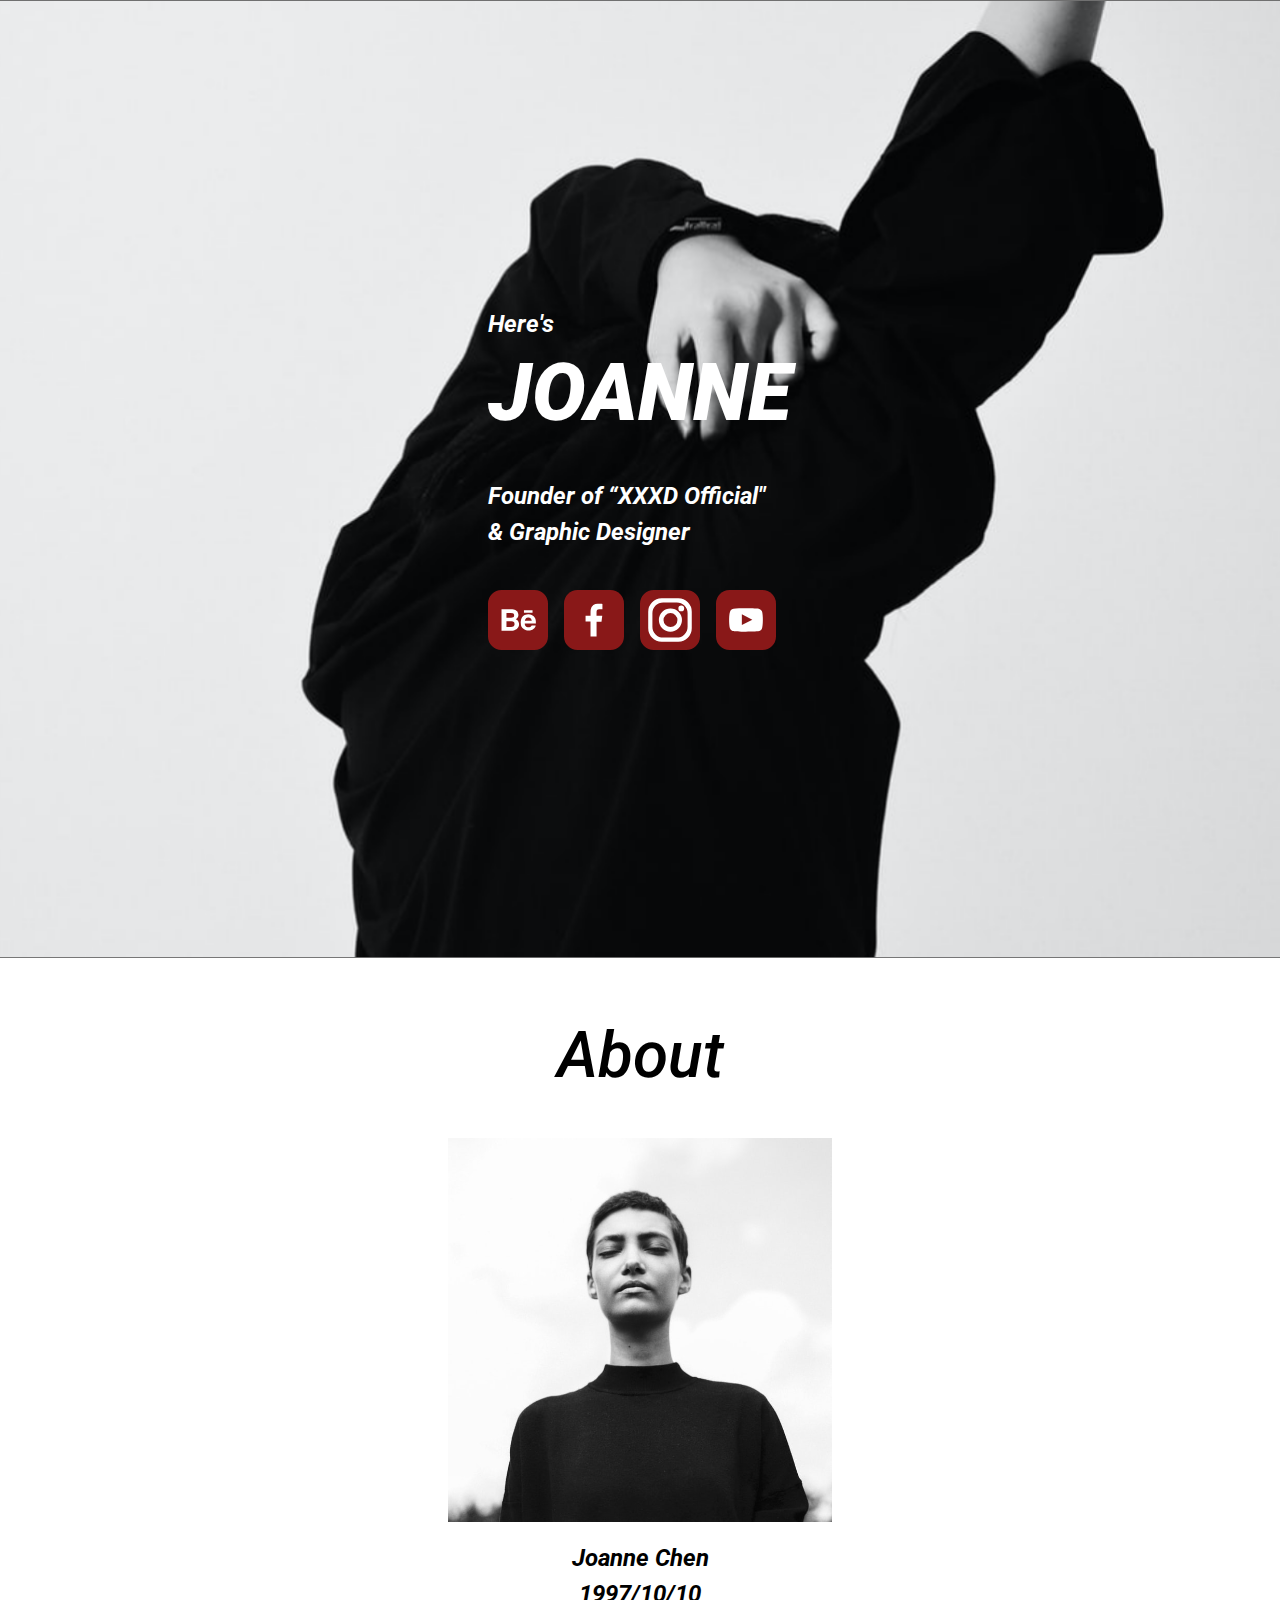
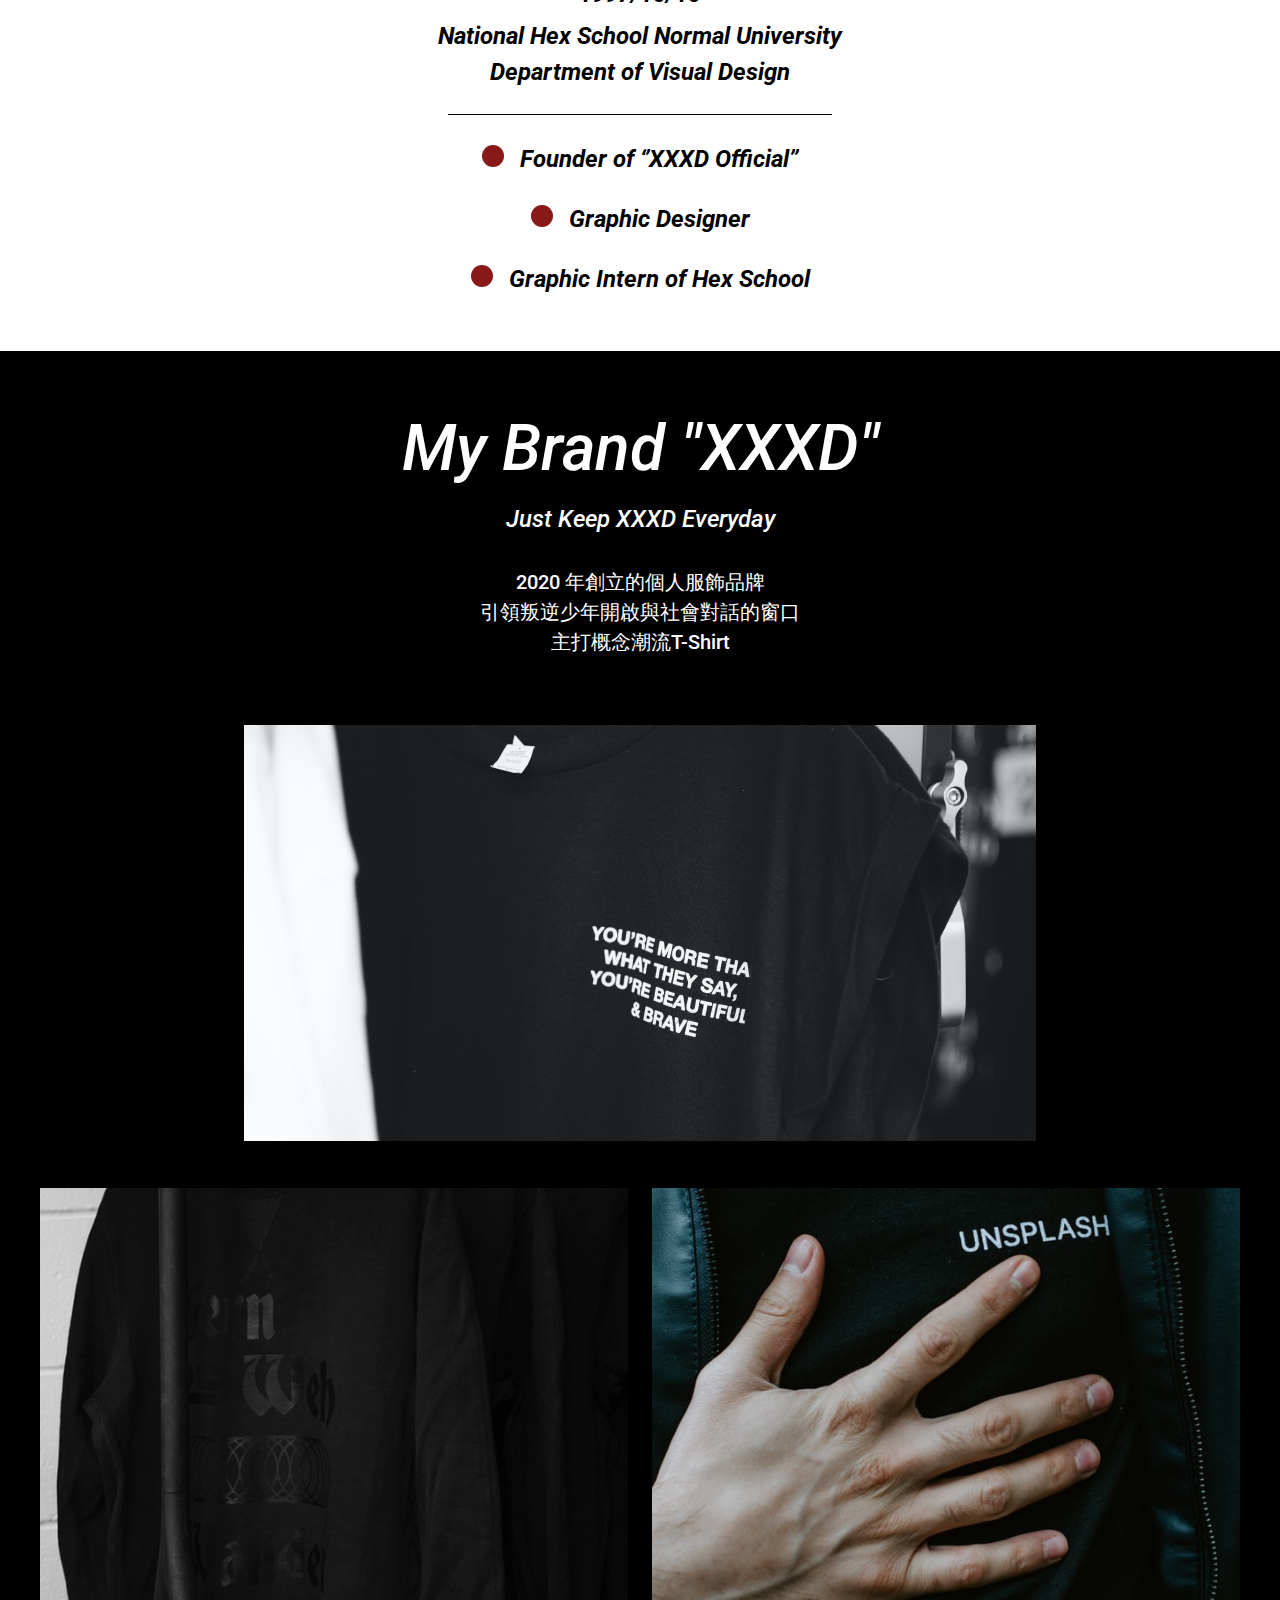
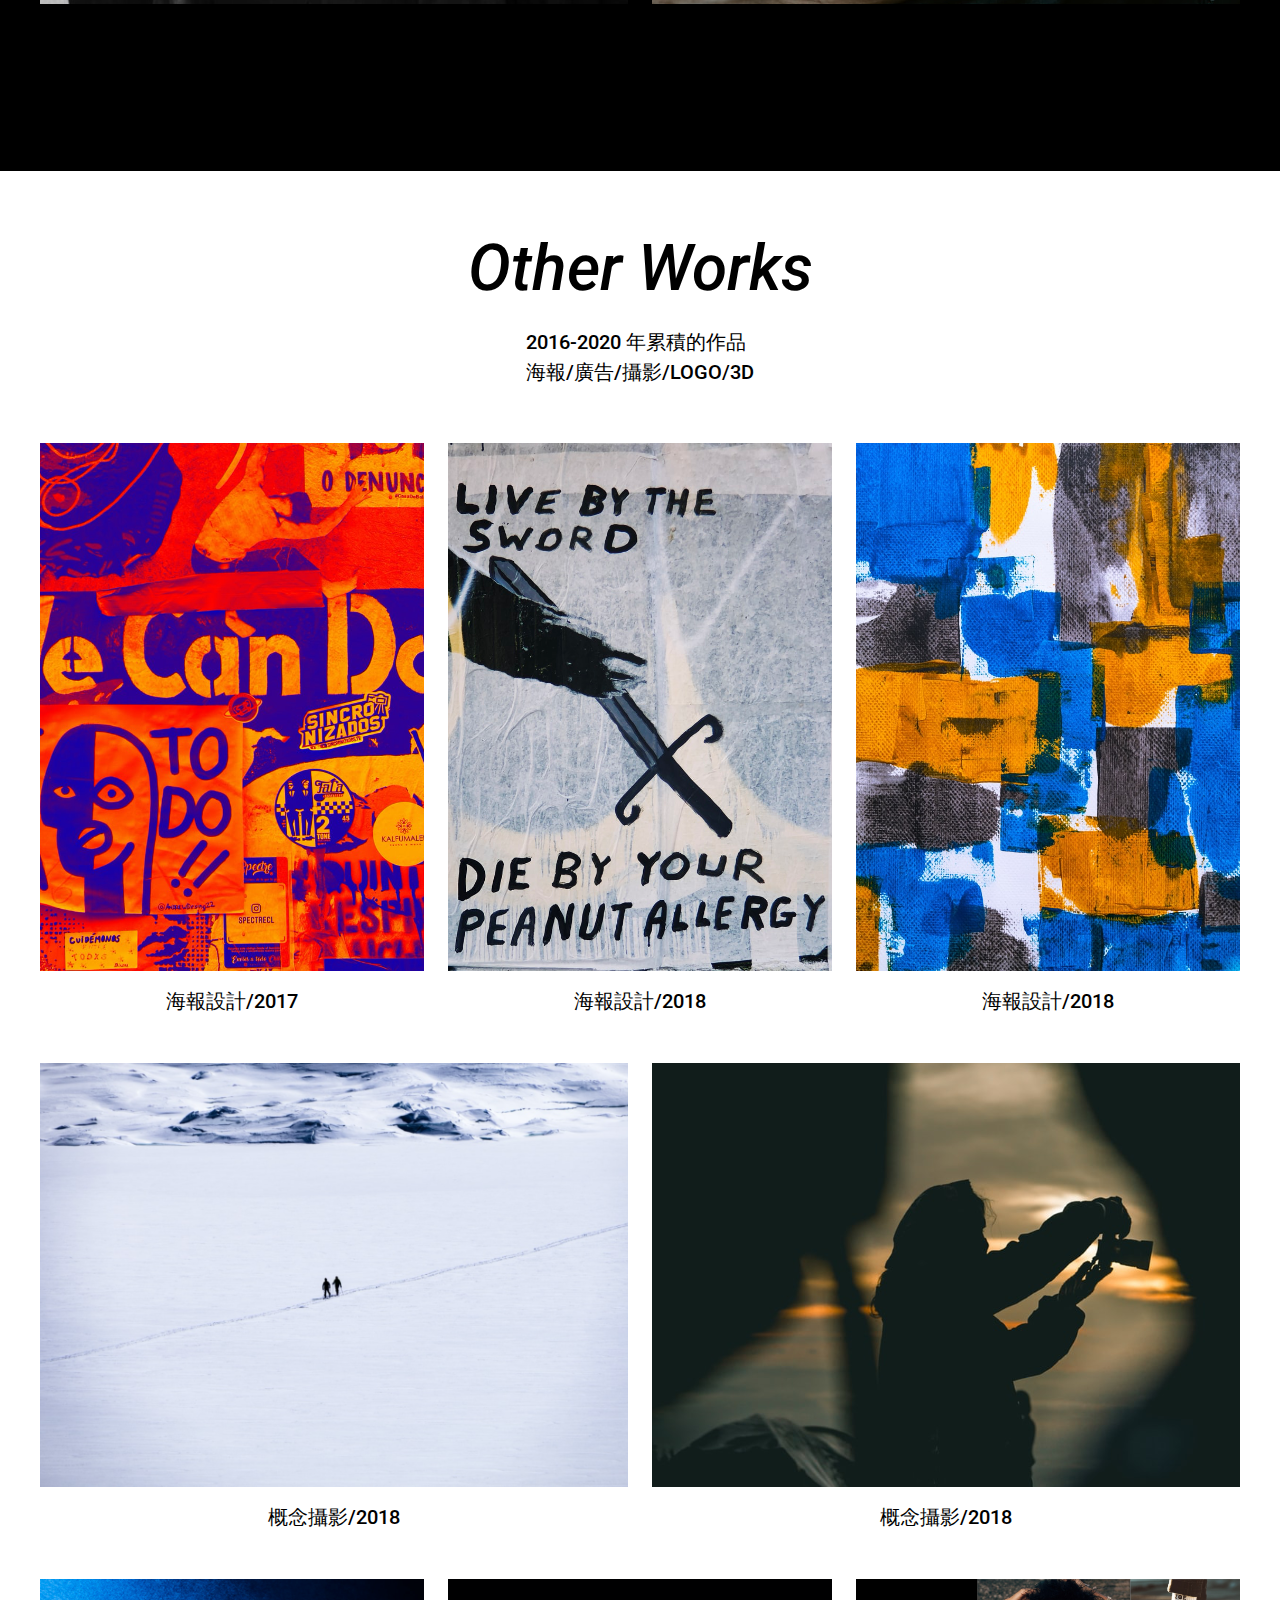
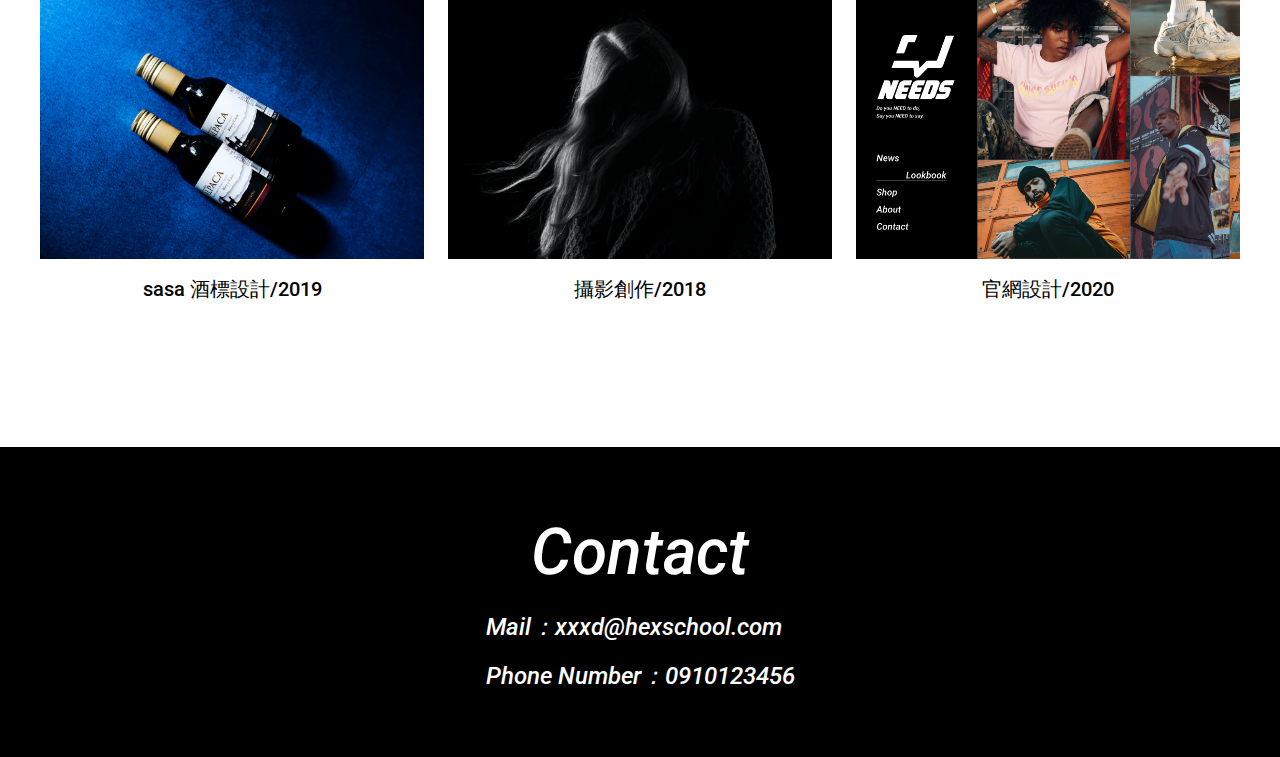
<file: index.html>
<!DOCTYPE html>
<html lang="en">

<head>
  <meta charset="UTF-8">
  <meta name="viewport" content="width=device-width, initial-scale=1.0">
  <meta http-equiv="X-UA-Compatible" content="ie=edge">
  <title>首頁</title>
  <link rel="stylesheet" href="./assets/style/all.css">
</head>

<body>
  <!-- <header class="header">
    這是 header
  </header> -->

  <div class="container">
<div class="header_1">
  <div class="hcontent">
  <h3 class="lh32">Here's</h3>
  <h1>JOANNE</h1>
  <h3 class="lh36">Founder of “XXXD Official"
    <br>& Graphic Designer
  </h3>
  <div class="icongroup">
    <a href=""><img src="assets/images/behance.svg" alt="behance"></img></a>
    <a href=""><img src="assets/images/facebook.svg" alt="facebook"></img></a>
    <a href=""><img src="assets/images/instagram.svg" alt="instagram"></img></a>
    <a href=""><img src="assets/images/youtube.svg" alt="youtube"></img></a>
  </div>
</div>
</div>


<div class="profile flex-c">
  <div class="pinfor flex-c">
  <h2>About</h2>
  <img class="perimg" src="assets/images/photo.png" alt="">
  <ul class="pcontent bold-i24">
    <li class="lh32 mb-4">Joanne Chen</li>
    <li class="lh32">1997/10/10</li>
    <li class="mt8mb24">National Hex School Normal University<br>
       Department of Visual Design</li>
  </ul>
  <div class="perbox ">
    <ul>
      <li class="bold-i24 lh32">Founder of ‘’XXXD Official’’</li>
      <li class="bold-i24 lh32">Graphic Designer</li>
      <li class="bold-i24 lh32">Graphic Intern of Hex School</li>
    </ul>
  </div>
</div>
</div>
  
  <div class="brand">
    <div class="bcontent">
      <h2>My Brand "XXXD"</h2>
      <h4 class="m-i24 lh32">Just Keep XXXD Everyday</h4>
      
      <ul>
        <li class="m-i20">2020 年創立的個人服飾品牌</li>
        <li class="m-i20">引領叛逆少年開啟與社會對話的窗口</li>     
        <li class="m-i20">主打概念潮流T-Shirt</li>
      </ul>
    
      <ul class="brand_imggroup">
        <li><img class="b_img01" src="assets/images/brand_img1.png" alt=""></img></li>
        <li><img class="b_img02" src="assets/images/brand_img2.png" alt=""></li>
        <li><img class="b_img03" src="assets/images/brand_img3.png" alt=""></li>
      </ul>





      <!-- <img class="brand_img1" src="assets/images/brand_img1.png" alt=""></img>
    
      <div class="b_img23">
        <img class="b_img2" src="assets/images/brand_img2.png" alt="">
        <img src="assets/images/brand_img3.png" alt="">
      </div> -->
    </div>

  </div>
  <div class="otherwork">
    <h2>Other Works</h2>
    <ul class="mt-16">
      <li class="m-i20">2016-2020 年累積的作品</li>
      <li class="m-i20">海報/廣告/攝影/LOGO/3D</li>
    </ul>
    
    <div class="imagepost">
      <ul class="ip01">
        
        <li class="flex-c mr-24">
        <img src="assets/images/work_img1.png" alt=""></img>
        <p class="m-i20 mt-16">海報設計/2017</p>
        </li>
        <li class="flex-c mr-24">
        <img src="assets/images/work_img2.png" alt=""></img>
        <p class="m-i20 mt-16">海報設計/2018</p>
        </li>
        <li class="flex-c">
        <img src="assets/images/work_img3.png" alt=""></img>
        <p class="m-i20 mt-16">海報設計/2018</p>
        </li>
      </ul>
      <ul class="ip01">
        <li class="flex-c mr-24">
          <img src="assets/images/work_img4.png" alt=""></img>
          <p class="m-i20 mt-16">概念攝影/2018</p>
        </li>
        <li class="flex-c">
          <img src="assets/images/work_img5.png" alt=""></img>
          <p class="m-i20 mt-16">概念攝影/2018</p>
        </li>
      </ul>
      <ul class="ip01">
        <li class="flex-c mr-24">
          <img src="assets/images/work_img6.png" alt=""></img>
          <p class="m-i20 mt-16">sasa 酒標設計/2019</p>
          </li>
          <li class="flex-c mr-24">
          <img src="assets/images/work_img7.png" alt=""></img>
          <p class="m-i20 mt-16">攝影創作/2018</p>
          </li>
          <li class="flex-c">
          <img src="assets/images/work_img8.png" alt=""></img>
          <p class="m-i20 mt-16">官網設計/2020</p>
          </li>
        </ul>
    </div>
  </div>

  <div class="contact">
    <h2>Contact</h2>
    <ul>
      <li class="m-i24">Mail：xxxd@hexschool.com</li>
      <li class="m-i24">Phone Number：0910123456</li>
    </ul>
  </div>
</div>

  <!-- <footer class="footer">
    footer
  </footer> -->
  <script src="./assets/js/vendors.js"></script>
  <script src="./assets/js/all.js"></script>
</body>

</html>
</file>
<file: assets/style/all.css>
/* http://meyerweb.com/eric/tools/css/reset/ 
   v2.0 | 20110126
   License: none (public domain)
*/
@import url("https://fonts.googleapis.com/css2?family=Roboto+Flex:opsz@8..144&family=Roboto:ital,wght@0,500;1,500;1,700;1,900&display=swap");
html, body, div, span, applet, object, iframe,
h1, h2, h3, h4, h5, h6, p, blockquote, pre,
a, abbr, acronym, address, big, cite, code,
del, dfn, em, img, ins, kbd, q, s, samp,
small, strike, strong, sub, sup, tt, var,
b, u, i, center,
dl, dt, dd, ol, ul, li,
fieldset, form, label, legend,
table, caption, tbody, tfoot, thead, tr, th, td,
article, aside, canvas, details, embed,
figure, figcaption, footer, header, hgroup,
menu, nav, output, ruby, section, summary,
time, mark, audio, video {
  margin: 0;
  padding: 0;
  border: 0;
  font-size: 100%;
  font: inherit;
  vertical-align: baseline; }

/* HTML5 display-role reset for older browsers */
article, aside, details, figcaption, figure,
footer, header, hgroup, menu, nav, section {
  display: block; }

body {
  line-height: 1; }

ol, ul {
  list-style: none; }

blockquote, q {
  quotes: none; }

blockquote:before, blockquote:after,
q:before, q:after {
  content: '';
  content: none; }

table {
  border-collapse: collapse;
  border-spacing: 0; }

.img {
  vertical-align: middle; }

body {
  font-family: 'Roboto', sans-serif;
  -webkit-box-sizing: border-box;
          box-sizing: border-box; }

h2 {
  font-size: 64px;
  font-weight: 500;
  font-style: italic;
  line-height: 84px; }

h3, .bold-i24 {
  font-size: 24px;
  font-weight: 700;
  font-style: italic; }

.m-i24 {
  font-size: 24px;
  font-weight: 500;
  font-style: italic; }

.m-i20 {
  font-size: 20px;
  font-weight: 500; }

.fsi {
  font-style: italic; }

.mt-16 {
  margin-top: 16px; }

.flex-c {
  display: -webkit-box;
  display: -ms-flexbox;
  display: flex;
  -webkit-box-orient: vertical;
  -webkit-box-direction: normal;
      -ms-flex-direction: column;
          flex-direction: column;
  -webkit-box-pack: center;
      -ms-flex-pack: center;
          justify-content: center;
  -webkit-box-align: center;
      -ms-flex-align: center;
          align-items: center; }

.mr-24 {
  margin-right: 24px; }

.lh32 {
  line-height: 32px; }

.mb-4 {
  margin-bottom: 4px; }

.mt8mb24 {
  margin-top: 8px;
  margin-bottom: 24px;
  line-height: 36px; }

.lh36 {
  line-height: 36px; }

.header_1 {
  display: -webkit-box;
  display: -ms-flexbox;
  display: flex;
  -webkit-box-pack: center;
      -ms-flex-pack: center;
          justify-content: center;
  -webkit-box-align: center;
      -ms-flex-align: center;
          align-items: center;
  background-image: url(../images/banner.png);
  background-size: cover;
  background-position: center center;
  color: #fff;
  padding-top: 308px;
  padding-bottom: 308px; }
  .header_1 h3 {
    text-align: left; }
  .header_1 h1 {
    font-weight: 900;
    font-style: italic;
    font-size: 80px;
    text-align: left;
    margin-bottom: 32px;
    line-height: 106px; }
  .header_1 .icongroup {
    display: -webkit-box;
    display: -ms-flexbox;
    display: flex;
    margin-top: 40px; }
    .header_1 .icongroup a {
      height: 60px; }
      .header_1 .icongroup a img {
        margin-right: 16px; }

.profile {
  background-color: #fff;
  color: #000;
  text-align: center; }
  .profile .pinfor h2 {
    margin-top: 56px;
    margin-bottom: 40px; }
  .profile .pinfor .perimg {
    margin-bottom: 20px; }
  .profile .perbox {
    padding-bottom: 56px;
    border-top: 1px solid #000;
    width: 384px; }
    .profile .perbox li::before {
      content: "";
      display: inline-block;
      width: 22px;
      height: 22px;
      background: #891818;
      border-radius: 50%;
      margin-right: 16px; }
    .profile .perbox li {
      margin-top: 28px; }

.brand {
  display: -webkit-box;
  display: -ms-flexbox;
  display: flex;
  -webkit-box-orient: vertical;
  -webkit-box-direction: normal;
      -ms-flex-direction: column;
          flex-direction: column;
  -webkit-box-pack: center;
      -ms-flex-pack: center;
          justify-content: center;
  -webkit-box-align: center;
      -ms-flex-align: center;
          align-items: center;
  background-color: #000;
  color: #fff;
  font-weight: black;
  text-align: center; }
  .brand h2 {
    padding-top: 56px;
    margin-bottom: 12px; }
  .brand ul {
    margin-top: 32px;
    margin-bottom: 68px; }
    .brand ul li {
      line-height: 1.5; }
  .brand .brand_imggroup {
    width: 1200px;
    margin-bottom: 160px;
    display: -webkit-box;
    display: -ms-flexbox;
    display: flex;
    -webkit-box-orient: horizontal;
    -webkit-box-direction: normal;
        -ms-flex-direction: row;
            flex-direction: row;
    -webkit-box-pack: center;
        -ms-flex-pack: center;
            justify-content: center;
    -webkit-box-align: center;
        -ms-flex-align: center;
            align-items: center;
    -ms-flex-wrap: wrap;
        flex-wrap: wrap;
    -ms-flex-line-pack: stretch;
        align-content: stretch; }
    .brand .brand_imggroup .b_img01 {
      margin-bottom: 40px; }
    .brand .brand_imggroup .b_img02 {
      margin-right: 24px; }

.otherwork {
  display: -webkit-box;
  display: -ms-flexbox;
  display: flex;
  -webkit-box-orient: vertical;
  -webkit-box-direction: normal;
      -ms-flex-direction: column;
          flex-direction: column;
  -webkit-box-pack: center;
      -ms-flex-pack: center;
          justify-content: center;
  -webkit-box-align: center;
      -ms-flex-align: center;
          align-items: center;
  color: #000;
  padding-bottom: 96px; }
  .otherwork h2 {
    margin-top: 56px; }
  .otherwork ul {
    margin-bottom: 56px; }
    .otherwork ul li {
      line-height: 1.5; }
  .otherwork .imagepost .ip01 {
    display: -webkit-box;
    display: -ms-flexbox;
    display: flex;
    margin-bottom: 48px; }
    .otherwork .imagepost .ip01 p {
      line-height: 28px; }

.contact {
  background-color: #000;
  color: #fff;
  display: -webkit-box;
  display: -ms-flexbox;
  display: flex;
  -webkit-box-orient: vertical;
  -webkit-box-direction: normal;
      -ms-flex-direction: column;
          flex-direction: column;
  -webkit-box-pack: center;
      -ms-flex-pack: center;
          justify-content: center;
  -webkit-box-align: center;
      -ms-flex-align: center;
          align-items: center;
  padding-top: 64px;
  padding-bottom: 64px; }
  .contact ul li {
    margin-top: 16px;
    line-height: 33px; }

.footer {
  height: 200px;
  background-color: #00cc99; }

/*# sourceMappingURL=all.css.map */
</file>
